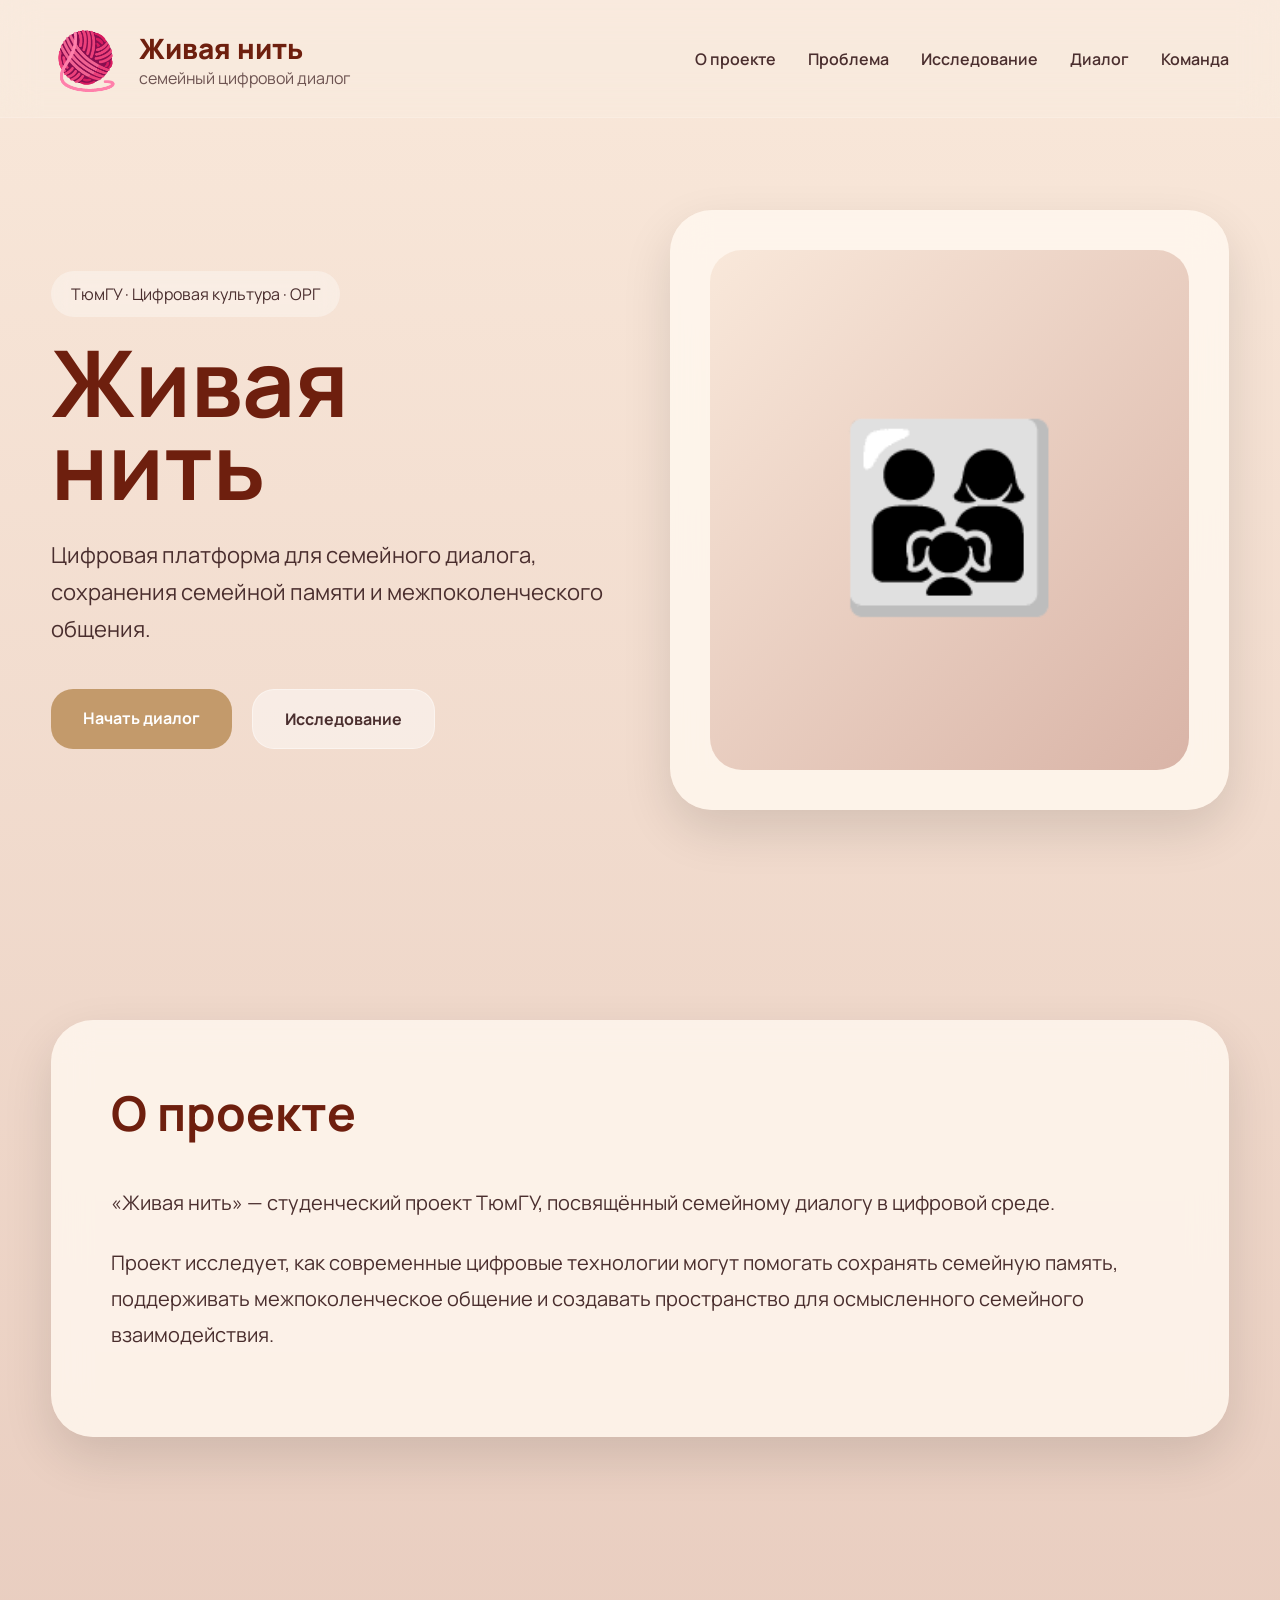
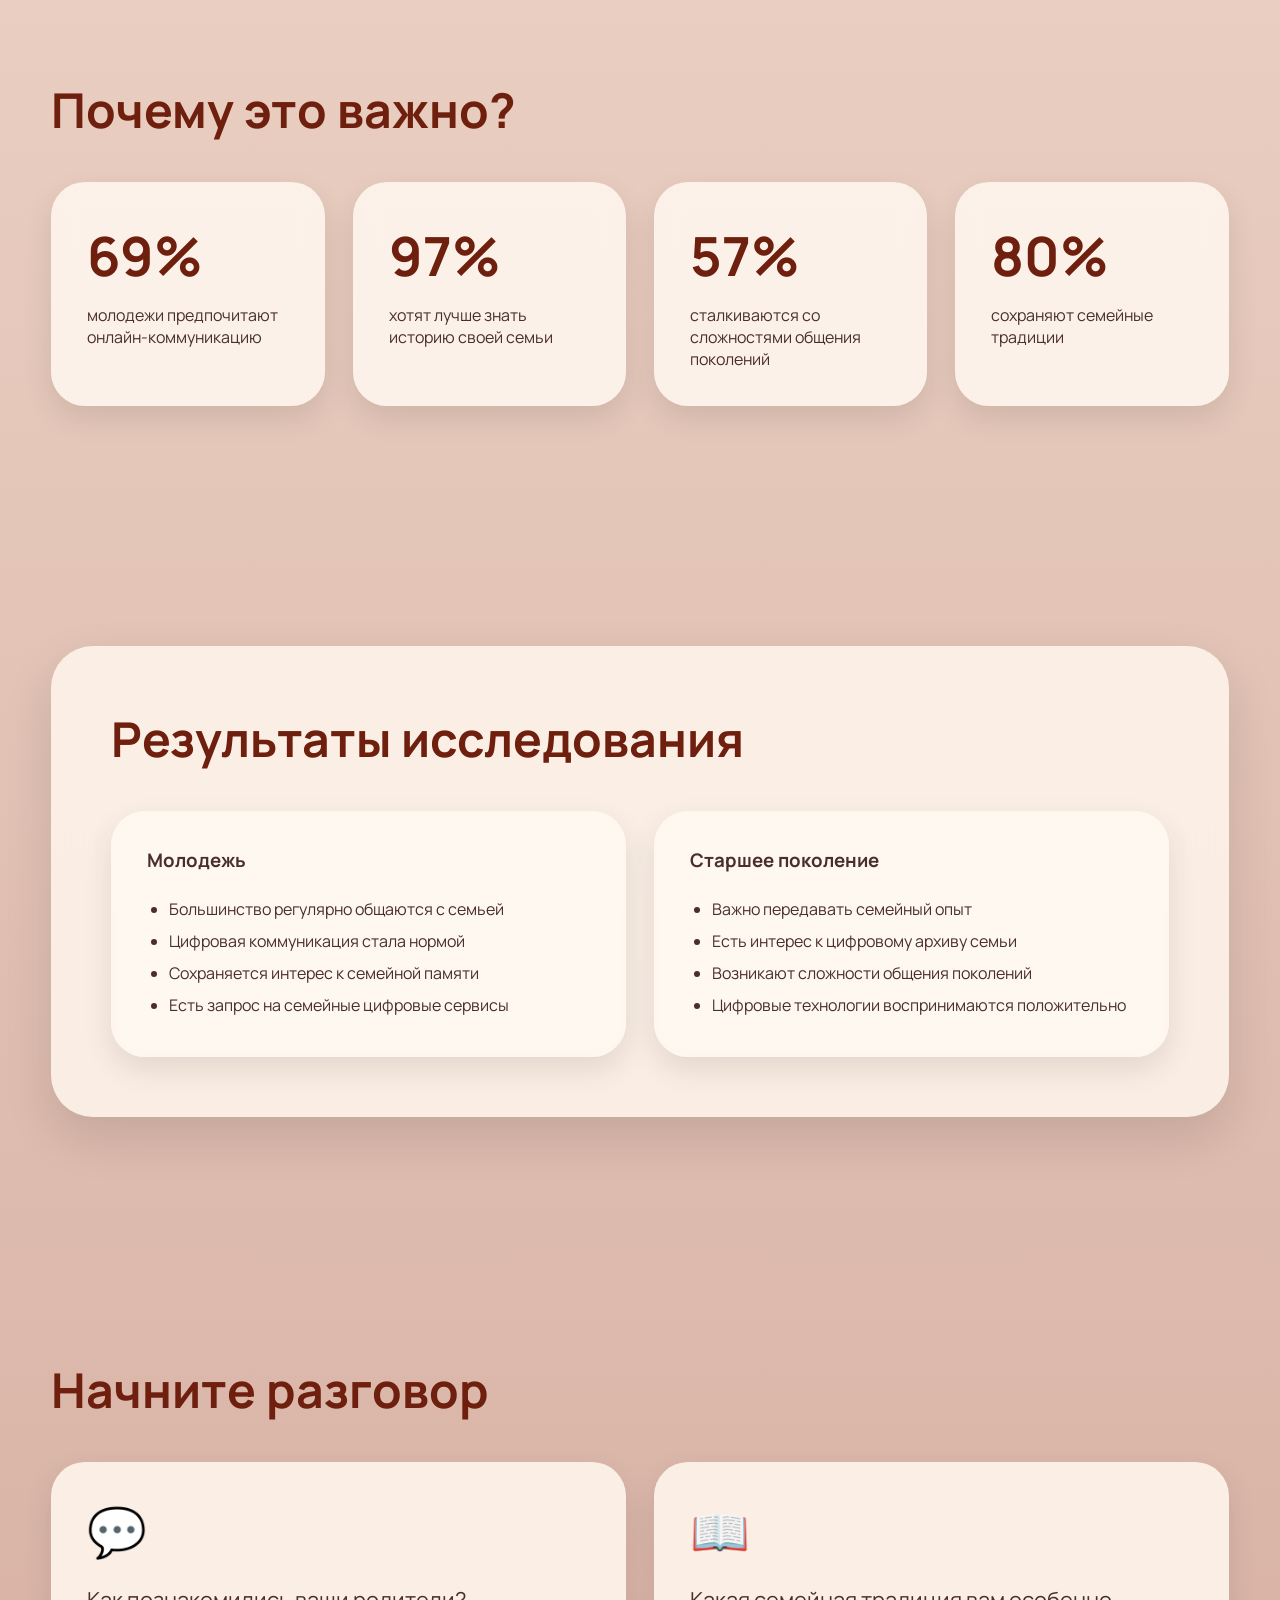
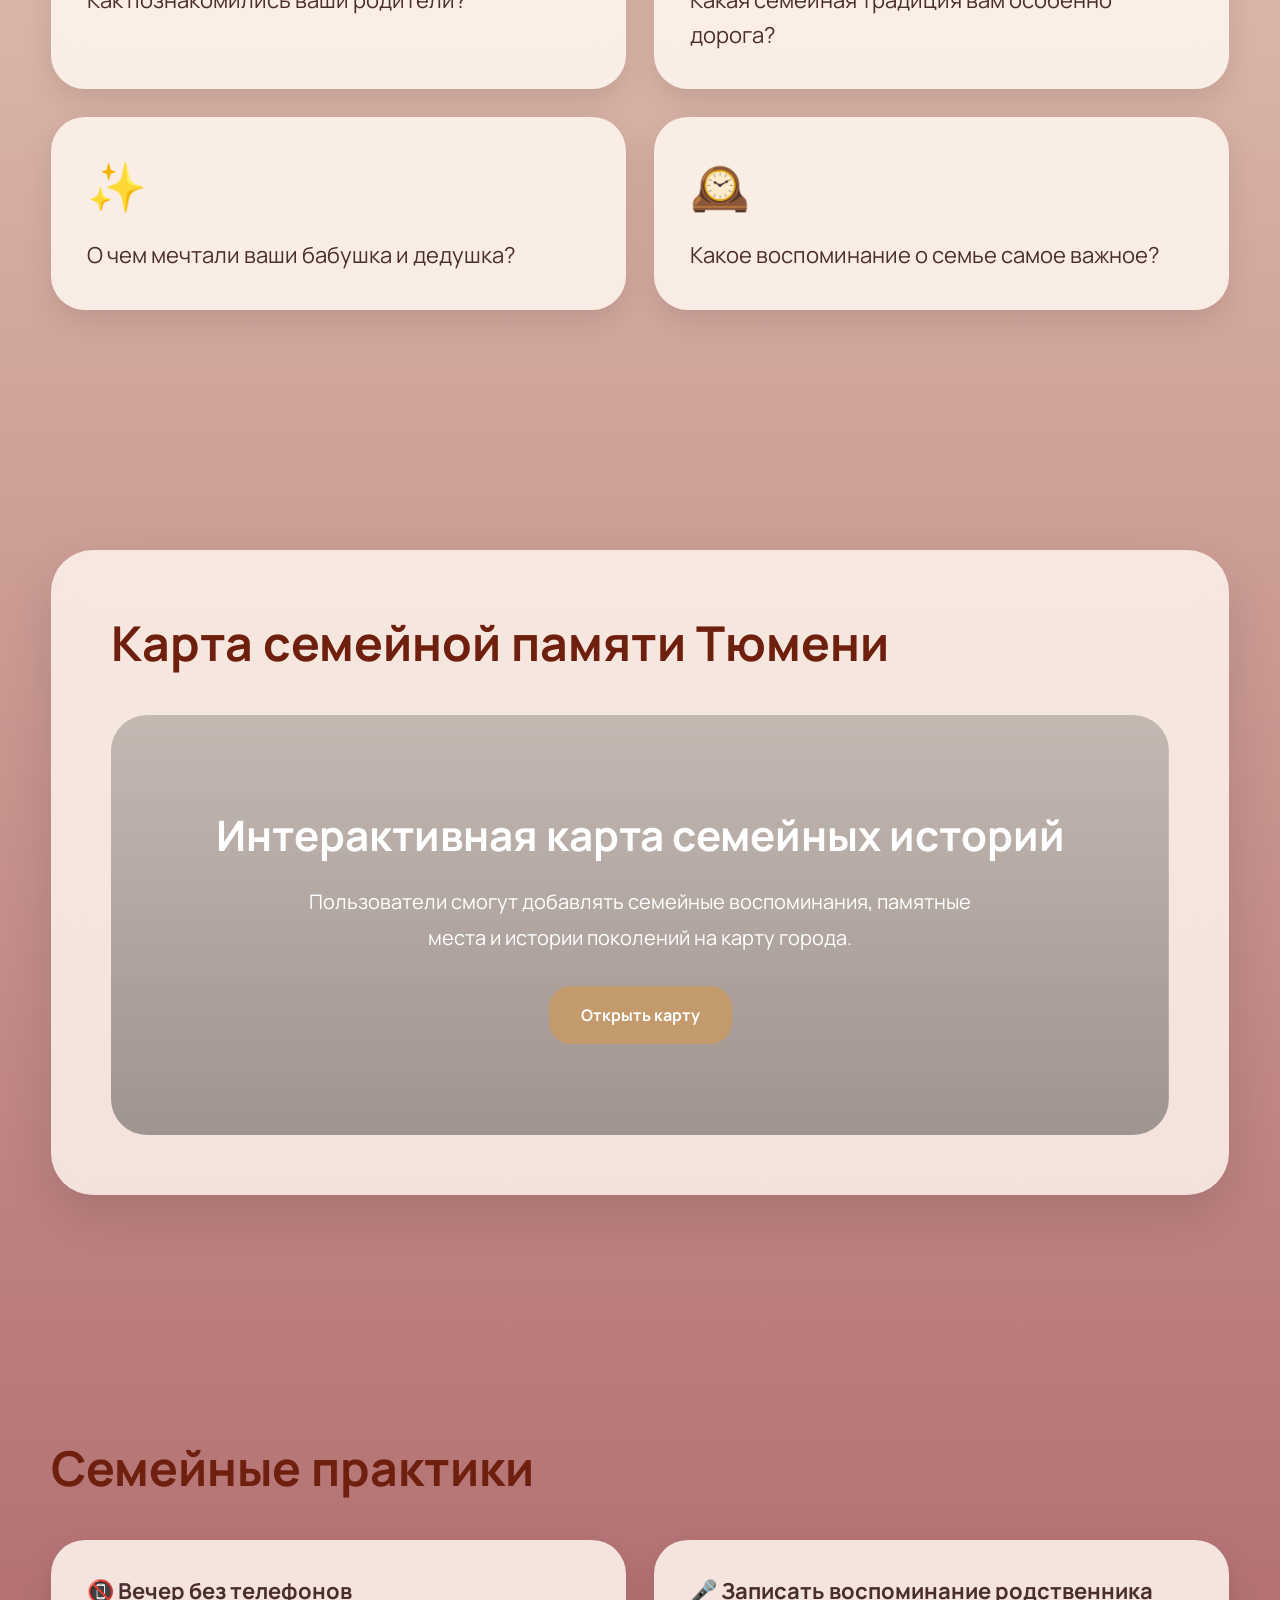
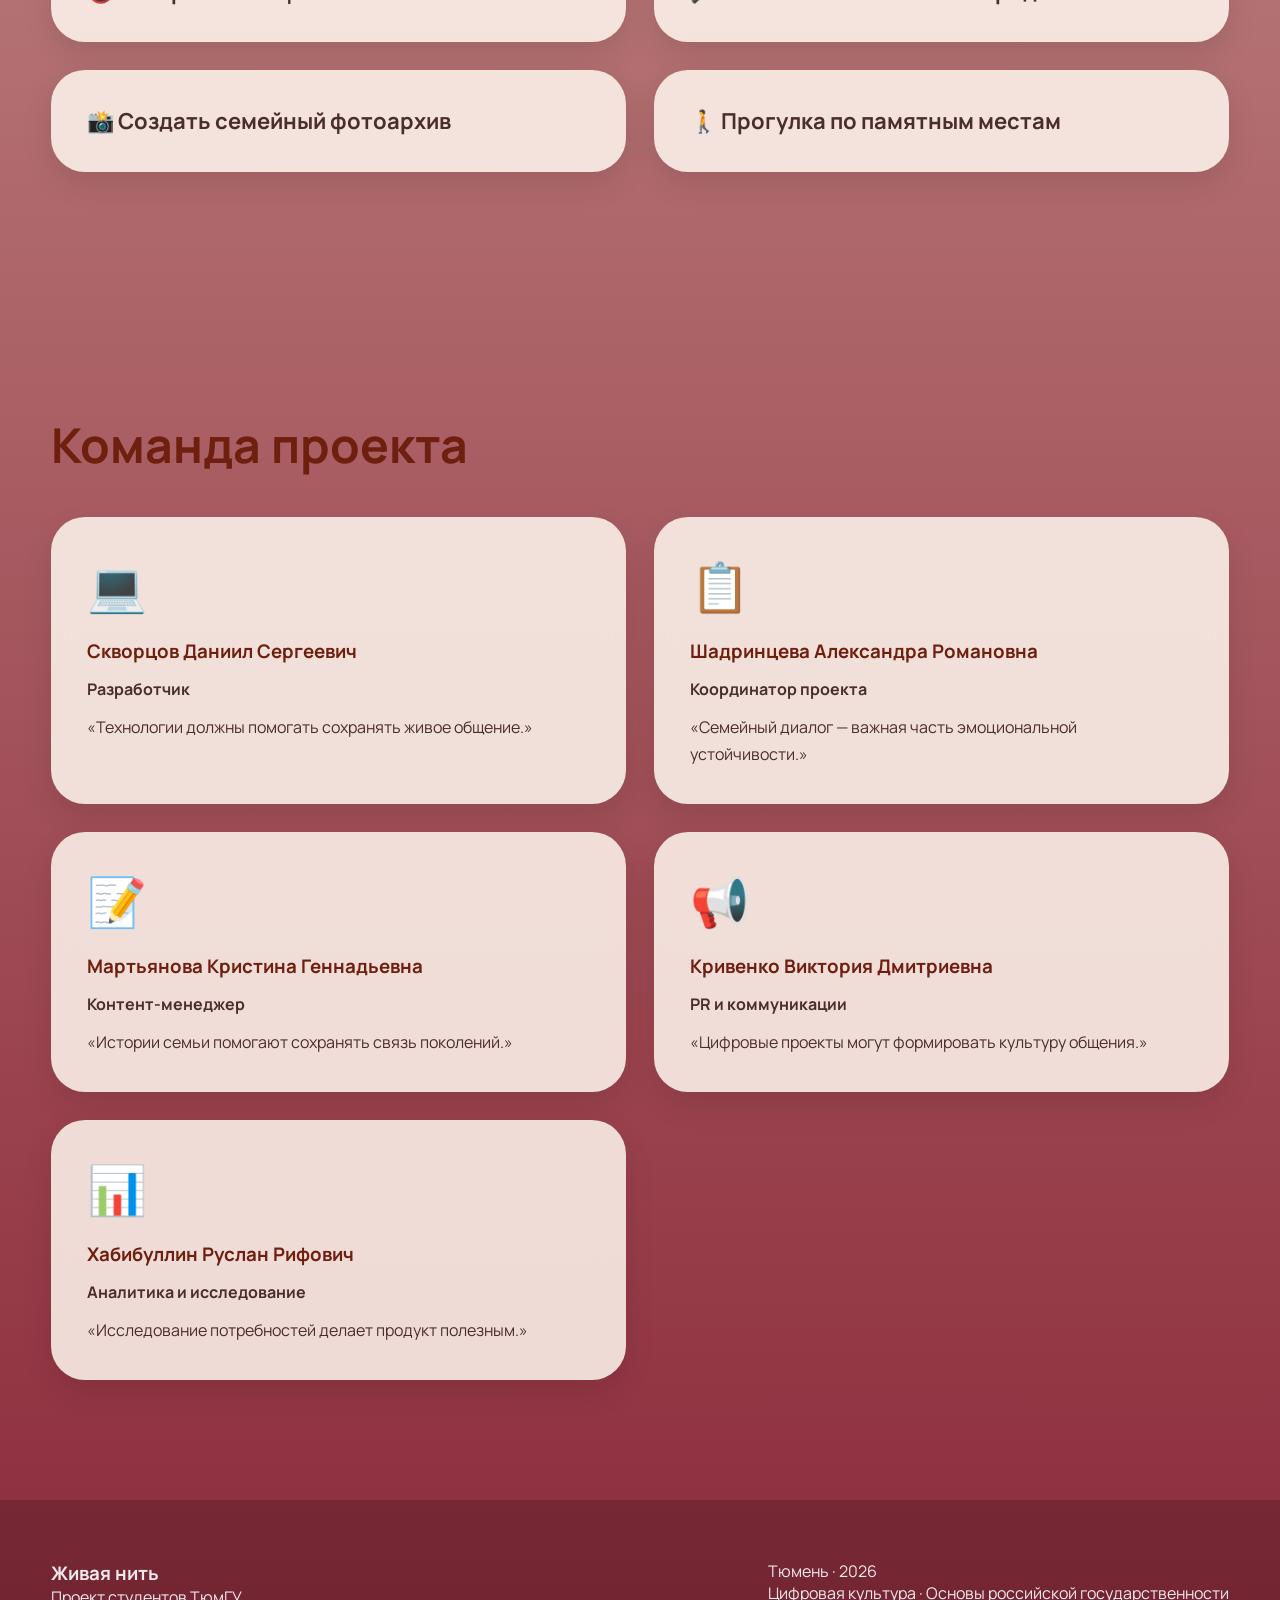
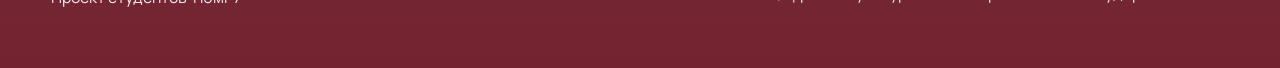
<file: index.html>
<!DOCTYPE html>
<html lang="ru">
<head>
  <meta charset="UTF-8" />
  <meta name="viewport" content="width=device-width, initial-scale=1.0" />
  <title>Живая нить — семейный цифровой диалог</title>

  <link rel="preconnect" href="https://fonts.googleapis.com">
  <link rel="preconnect" href="https://fonts.gstatic.com" crossorigin>
  <link href="https://fonts.googleapis.com/css2?family=Manrope:wght@300;400;500;600;700;800&display=swap" rel="stylesheet">

  <link rel="stylesheet" href="style.css" />
</head>
<body>

<canvas id="thread-canvas"></canvas>

<header class="header">
  <div class="container nav">
    <div class="logo-block">
      <div id="admin-trigger" class="thread-ball">🧶</div>
      <div>
        <h1 class="logo-title">Живая нить</h1>
        <p class="logo-subtitle">семейный цифровой диалог</p>
      </div>
    </div>

    <nav>
      <a href="#about">О проекте</a>
      <a href="#problem">Проблема</a>
      <a href="#research">Исследование</a>
      <a href="#dialog">Диалог</a>
      <a href="#team">Команда</a>
    </nav>
  </div>
</header>

<section class="hero">
  <div class="container hero-grid">
    <div>
      <div class="hero-badge">ТюмГУ · Цифровая культура · ОРГ</div>

      <h1 class="main-title">
        Живая<br>
        нить
      </h1>

      <p class="hero-text">
        Цифровая платформа для семейного диалога,
        сохранения семейной памяти и межпоколенческого общения.
      </p>

      <div class="hero-buttons">
        <a class="primary-btn" href="#dialog">Начать диалог</a>
        <a class="secondary-btn" href="#research">Исследование</a>
      </div>
    </div>

    <div class="hero-card">
      <div class="hero-emoji">👨‍👩‍👧</div>
    </div>
  </div>
</section>

<section id="about" class="content-section">
  <div class="container glass-block">
    <h2>О проекте</h2>

    <p>
      «Живая нить» — студенческий проект ТюмГУ,
      посвящённый семейному диалогу в цифровой среде.
    </p>

    <p>
      Проект исследует, как современные цифровые технологии
      могут помогать сохранять семейную память,
      поддерживать межпоколенческое общение и создавать
      пространство для осмысленного семейного взаимодействия.
    </p>
  </div>
</section>

<section id="problem" class="content-section">
  <div class="container">
    <h2 class="section-title">Почему это важно?</h2>

    <div class="stats-grid">
      <div class="stat-card">
        <h3>69%</h3>
        <p>молодежи предпочитают онлайн-коммуникацию</p>
      </div>

      <div class="stat-card">
        <h3>97%</h3>
        <p>хотят лучше знать историю своей семьи</p>
      </div>

      <div class="stat-card">
        <h3>57%</h3>
        <p>сталкиваются со сложностями общения поколений</p>
      </div>

      <div class="stat-card">
        <h3>80%</h3>
        <p>сохраняют семейные традиции</p>
      </div>
    </div>
  </div>
</section>

<section id="research" class="content-section">
  <div class="container glass-block">
    <h2>Результаты исследования</h2>

    <div class="research-grid">
      <div class="research-card">
        <h3>Молодежь</h3>
        <ul>
          <li>Большинство регулярно общаются с семьей</li>
          <li>Цифровая коммуникация стала нормой</li>
          <li>Сохраняется интерес к семейной памяти</li>
          <li>Есть запрос на семейные цифровые сервисы</li>
        </ul>
      </div>

      <div class="research-card">
        <h3>Старшее поколение</h3>
        <ul>
          <li>Важно передавать семейный опыт</li>
          <li>Есть интерес к цифровому архиву семьи</li>
          <li>Возникают сложности общения поколений</li>
          <li>Цифровые технологии воспринимаются положительно</li>
        </ul>
      </div>
    </div>
  </div>
</section>

<section id="dialog" class="content-section">
  <div class="container">
    <h2 class="section-title">Начните разговор</h2>

    <div class="questions-grid">
      <div class="question-card">
        <span>💬</span>
        <p>Как познакомились ваши родители?</p>
      </div>

      <div class="question-card">
        <span>📖</span>
        <p>Какая семейная традиция вам особенно дорога?</p>
      </div>

      <div class="question-card">
        <span>✨</span>
        <p>О чем мечтали ваши бабушка и дедушка?</p>
      </div>

      <div class="question-card">
        <span>🕰️</span>
        <p>Какое воспоминание о семье самое важное?</p>
      </div>
    </div>
  </div>
</section>

<section class="content-section">
  <div class="container glass-block">
    <h2>Карта семейной памяти Тюмени</h2>

    <div class="map-preview">
      <div class="map-overlay">
        <h3>Интерактивная карта семейных историй</h3>
        <p>
          Пользователи смогут добавлять семейные воспоминания,
          памятные места и истории поколений на карту города.
        </p>

        <a class="primary-btn" href="#">Открыть карту</a>
      </div>
    </div>
  </div>
</section>

<section class="content-section">
  <div class="container">
    <h2 class="section-title">Семейные практики</h2>

    <div class="practice-grid">
      <div class="practice-card">📵 Вечер без телефонов</div>
      <div class="practice-card">🎤 Записать воспоминание родственника</div>
      <div class="practice-card">📸 Создать семейный фотоархив</div>
      <div class="practice-card">🚶 Прогулка по памятным местам</div>
    </div>
  </div>
</section>

<section id="team" class="content-section">
  <div class="container">
    <h2 class="section-title">Команда проекта</h2>

    <div class="team-grid">

      <div class="team-card">
        <div class="member-icon">💻</div>
        <h3>Скворцов Даниил Сергеевич</h3>
        <p class="role">Разработчик</p>
        <p class="quote">«Технологии должны помогать сохранять живое общение.»</p>
      </div>

      <div class="team-card">
        <div class="member-icon">📋</div>
        <h3>Шадринцева Александра Романовна</h3>
        <p class="role">Координатор проекта</p>
        <p class="quote">«Семейный диалог — важная часть эмоциональной устойчивости.»</p>
      </div>

      <div class="team-card">
        <div class="member-icon">📝</div>
        <h3>Мартьянова Кристина Геннадьевна</h3>
        <p class="role">Контент-менеджер</p>
        <p class="quote">«Истории семьи помогают сохранять связь поколений.»</p>
      </div>

      <div class="team-card">
        <div class="member-icon">📢</div>
        <h3>Кривенко Виктория Дмитриевна</h3>
        <p class="role">PR и коммуникации</p>
        <p class="quote">«Цифровые проекты могут формировать культуру общения.»</p>
      </div>

      <div class="team-card">
        <div class="member-icon">📊</div>
        <h3>Хабибуллин Руслан Рифович</h3>
        <p class="role">Аналитика и исследование</p>
        <p class="quote">«Исследование потребностей делает продукт полезным.»</p>
      </div>

    </div>
  </div>
</section>

<footer class="footer">
  <div class="container footer-content">
    <div>
      <h3>Живая нить</h3>
      <p>Проект студентов ТюмГУ</p>
    </div>

    <div>
      <p>Тюмень · 2026</p>
      <p>Цифровая культура · Основы российской государственности</p>
    </div>
  </div>
</footer>

<script src="canvas-thread.js"></script>
</body>
</html>
</file>
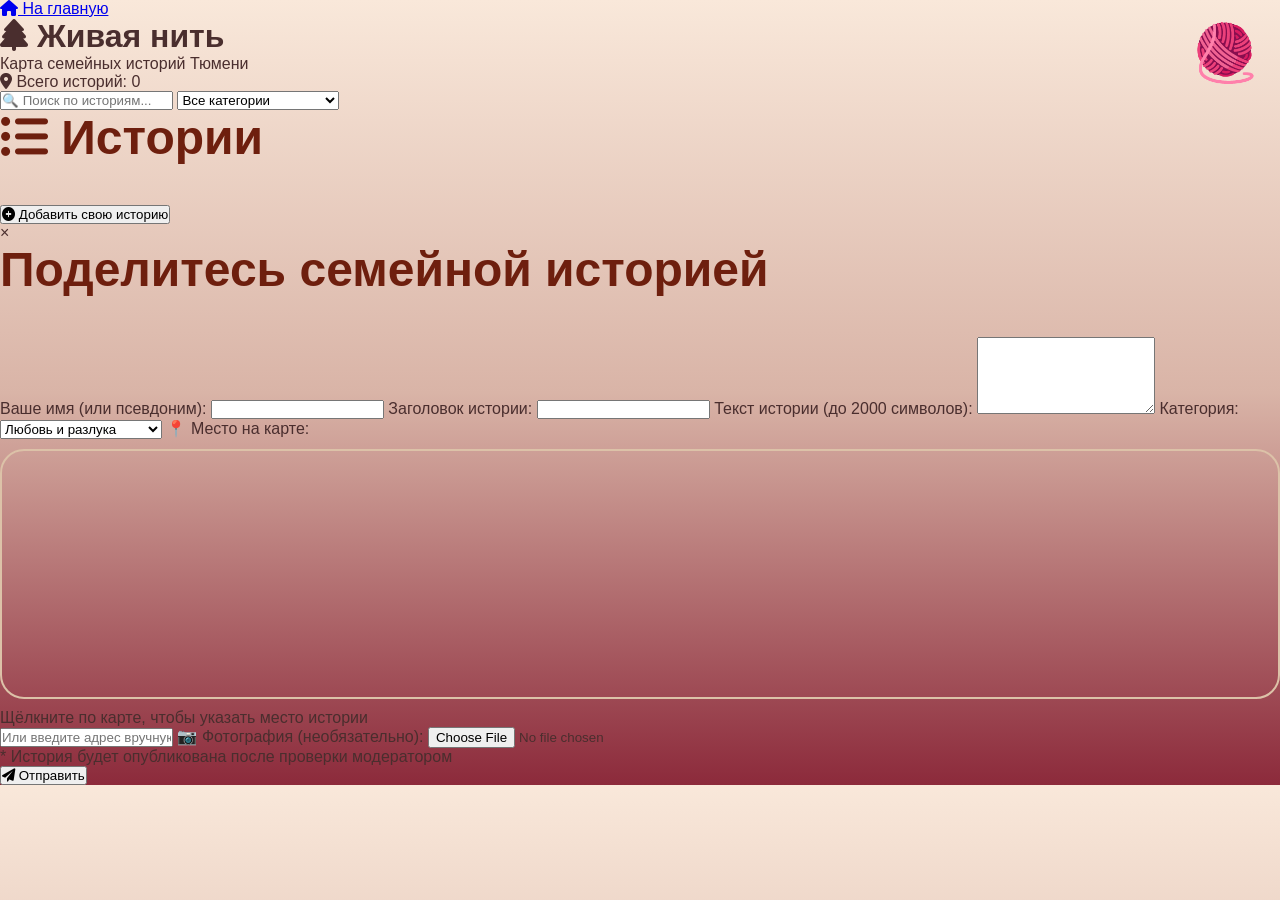
<file: map.html>
<!DOCTYPE html>
<html lang="ru">
<head>
    <meta charset="UTF-8">
    <meta name="viewport" content="width=device-width, initial-scale=1.0">
    <title>Живая нить — карта историй</title>
    <!-- Замените YOUR_API_KEY_HERE на свой ключ Яндекс.Карт -->
    <script src="https://api-maps.yandex.ru/2.1/?apikey=b6e4b3a1-81ae-4380-98f1-2ff26b67f41b&lang=ru_RU"></script>
    <link rel="stylesheet" href="style.css">
    <link href="https://fonts.googleapis.com/css2?family=Cormorant+Garamond:wght@400;600;700&family=Montserrat:wght@300;400;500&display=swap&subset=cyrillic,cyrillic-ext" rel="stylesheet">
    <link rel="stylesheet" href="https://cdnjs.cloudflare.com/ajax/libs/font-awesome/6.0.0-beta3/css/all.min.css">
    <style>
        /* дополнительные стили для модалки */
        #map-picker { height: 250px; border-radius: 24px; border: 2px solid #DCC2A8; margin: 10px 0; }
        .admin-only { display: none; }
        body.admin-mode .admin-only { display: inline-flex; }
    </style>
</head>
<body>
    <div class="page-wrapper">
        <header>
            <div class="header-top">
                <a href="index.html" class="home-link"><i class="fas fa-home"></i> На главную</a>
            </div>
            <h1><i class="fas fa-tree"></i> Живая нить</h1>
            <p class="subtitle">Карта семейных историй Тюмени</p>
            <div id="admin-trigger-map" class="thread-ball" style="position: absolute; top: 20px; right: 20px;">🧶</div>
        </header>

        <div class="stats-bar">
            <span><i class="fas fa-map-marker-alt"></i> Всего историй: <span id="total-stories">0</span></span>
            <span class="admin-only"><i class="fas fa-clock"></i> На модерации: <span id="pending-stories">0</span></span>
        </div>

        <div class="search-panel">
            <input type="text" id="search-input" placeholder="🔍 Поиск по историям...">
            <select id="filter-category">
                <option value="all">Все категории</option>
                <option value="love">Любовь и разлука</option>
                <option value="war">Подвиг в тылу</option>
                <option value="house">Тайны старого дома</option>
                <option value="journey">Дорога жизни</option>
                <option value="funny">Курьёзы и совпадения</option>
                <option value="tradition">Семейные традиции</option>
            </select>
            <select id="filter-status" class="admin-only">
                <option value="all">Все статусы</option>
                <option value="approved">Опубликованные</option>
                <option value="pending">На модерации</option>
            </select>
        </div>

        <main>
            <div id="map"></div>
            <div id="sidebar">
                <h2><i class="fas fa-list-ul"></i> Истории</h2>
                <div id="stories-list"></div>
                <button id="add-story-btn" class="btn"><i class="fas fa-plus-circle"></i> Добавить свою историю</button>
            </div>
        </main>

        <!-- Модальное окно добавления истории -->
        <div id="story-modal" class="modal">
            <div class="modal-content">
                <span class="close">&times;</span>
                <h2>Поделитесь семейной историей</h2>
                <form id="story-form">
                    <label for="author">Ваше имя (или псевдоним):</label>
                    <input type="text" id="author" required>

                    <label for="title">Заголовок истории:</label>
                    <input type="text" id="title" required>

                    <label for="story">Текст истории (до 2000 символов):</label>
                    <textarea id="story" rows="5" maxlength="2000" required></textarea>

                    <label for="category">Категория:</label>
                    <select id="category" required>
                        <option value="love">Любовь и разлука</option>
                        <option value="war">Подвиг в тылу</option>
                        <option value="house">Тайны старого дома</option>
                        <option value="journey">Дорога жизни</option>
                        <option value="funny">Курьёзы и совпадения</option>
                        <option value="tradition">Семейные традиции</option>
                    </select>

                    <label>📍 Место на карте:</label>
                    <div id="map-picker"></div>
                    <p id="selected-coords">Щёлкните по карте, чтобы указать место истории</p>
                    <input type="hidden" id="place-coords" required>
                    <input type="text" id="place-address" placeholder="Или введите адрес вручную">

                    <label for="photo-upload">📷 Фотография (необязательно):</label>
                    <input type="file" id="photo-upload" accept="image/*">
                    <div id="photo-preview"></div>

                    <p class="info">* История будет опубликована после проверки модератором</p>
                    <button type="submit" class="btn"><i class="fas fa-paper-plane"></i> Отправить</button>
                </form>
            </div>
        </div>
    </div>

    <script src="auth.js"></script>
    <script src="script.js"></script>
    <script>
        // автоматическое открытие модалки, если перешли по ?add=true
        const urlParams = new URLSearchParams(window.location.search);
        if (urlParams.get('add') === 'true') {
            setTimeout(() => document.getElementById('add-story-btn').click(), 500);
        }
        // Клубок на карте также служит триггером для админа (5 кликов)
        const triggerMap = document.getElementById('admin-trigger-map');
        if (triggerMap) {
            let clickCount = 0, timer;
            triggerMap.addEventListener('click', () => {
                clickCount++;
                clearTimeout(timer);
                timer = setTimeout(() => clickCount = 0, 1000);
                if (clickCount === 5) {
                    const pwd = prompt('Введите пароль администратора');
                    if (pwd === 'admin123') {
                        sessionStorage.setItem('admin', 'true');
                        document.body.classList.add('admin-mode');
                        alert('Режим администратора активирован, обновите страницу');
                        location.reload();
                    } else alert('Неверный пароль');
                    clickCount = 0;
                }
            });
        }
        // если уже админ, добавляем класс
        if (sessionStorage.getItem('admin') === 'true') document.body.classList.add('admin-mode');
    </script>
</body>
</html>
</file>
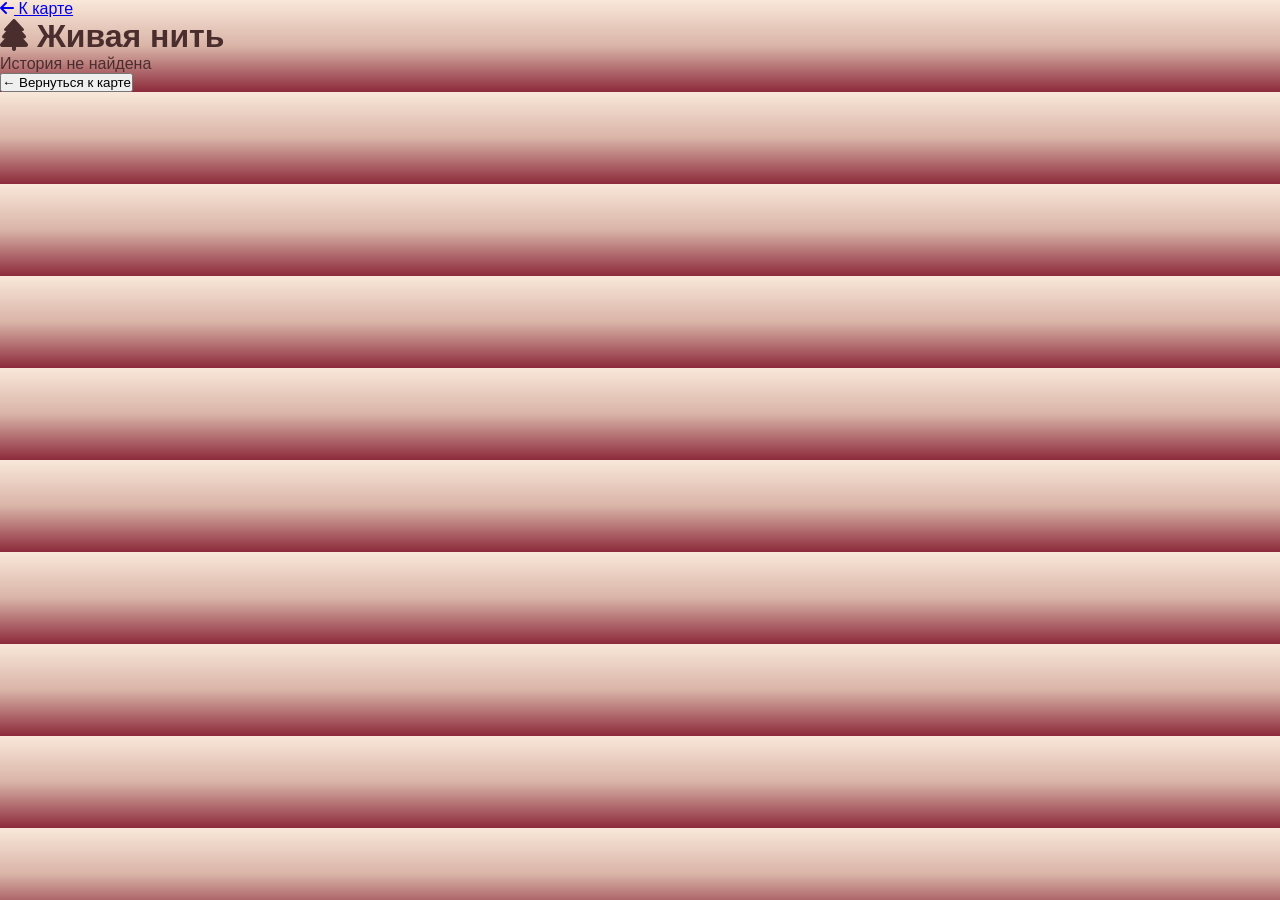
<file: story.html>
<!DOCTYPE html>
<html lang="ru">
<head>
    <meta charset="UTF-8">
    <meta name="viewport" content="width=device-width, initial-scale=1.0">
    <title>Живая нить — история</title>
    <script src="https://api-maps.yandex.ru/2.1/?apikey=YOUR_API_KEY_HERE&lang=ru_RU"></script>
    <link rel="stylesheet" href="style.css">
    <link href="https://fonts.googleapis.com/css2?family=Cormorant+Garamond:wght@400;600;700&family=Montserrat:wght@300;400;500&display=swap&subset=cyrillic,cyrillic-ext" rel="stylesheet">
    <link rel="stylesheet" href="https://cdnjs.cloudflare.com/ajax/libs/font-awesome/6.0.0-beta3/css/all.min.css">
    <style>
        .admin-buttons { margin-top: 20px; display: flex; gap: 20px; justify-content: center; }
        .approve { background: #7D9D6E; color: white; border: none; padding: 10px 20px; border-radius: 40px; cursor: pointer; }
        .reject { background: #C28163; color: white; border: none; padding: 10px 20px; border-radius: 40px; cursor: pointer; }
    </style>
</head>
<body>
    <div class="page-wrapper">
        <header>
            <div class="header-top">
                <a href="map.html" class="home-link"><i class="fas fa-arrow-left"></i> К карте</a>
            </div>
            <h1><i class="fas fa-tree"></i> Живая нить</h1>
        </header>
        <main class="story-container" id="story-container"></main>
        <div id="save-panel">
            <button class="btn-small" onclick="window.location='map.html'">← Вернуться к карте</button>
        </div>
    </div>

    <script src="auth.js"></script>
    <script>
        const params = new URLSearchParams(window.location.search);
        const storyId = params.get('id');
        const container = document.getElementById('story-container');

        function getStories() {
            const saved = localStorage.getItem('zhivaya-nit-stories');
            return saved ? JSON.parse(saved) : [];
        }

        function saveStories(stories) {
            localStorage.setItem('zhivaya-nit-stories', JSON.stringify(stories));
        }

        let stories = getStories();
        const story = stories.find(s => String(s.id) === String(storyId));

        if (!story) {
            container.innerHTML = '<p class="error">История не найдена</p>';
        } else {
            renderStory(story);
        }

        function renderStory(story) {
            const isAdmin = sessionStorage.getItem('admin') === 'true';
            container.innerHTML = `
                <h2>${escapeHtml(story.title)}</h2>
                <div class="story-meta">
                    <span><i class="fas fa-user"></i> ${escapeHtml(story.author)}</span>
                    <span><i class="fas fa-map-marker-alt"></i> ${escapeHtml(story.place) || 'Не указано'}</span>
                    <span><i class="fas fa-calendar-alt"></i> ${new Date(story.date).toLocaleDateString('ru-RU')}</span>
                </div>
                <div id="story-map"></div>
                <div class="story-text">${escapeHtml(story.text).replace(/\n/g, '<br>')}</div>
                ${story.photo ? `<img src="${story.photo}" class="story-photo">` : ''}
                ${(!story.approved && isAdmin) ? `
                    <div class="admin-buttons">
                        <button id="approve-btn" class="approve">✅ Одобрить историю</button>
                        <button id="reject-btn" class="reject">❌ Отклонить историю</button>
                    </div>
                ` : ''}
            `;

            if (story.coords && window.ymaps) {
                ymaps.ready(() => {
                    const map = new ymaps.Map('story-map', {
                        center: story.coords,
                        zoom: 15,
                        controls: ['zoomControl']
                    });
                    const placemark = new ymaps.Placemark(story.coords, {
                        balloonContent: story.title,
                        hintContent: story.title
                    }, { preset: 'islands#redDotIcon' });
                    map.geoObjects.add(placemark);
                    placemark.balloon.open();
                });
            }

            if (!story.approved && isAdmin) {
                document.getElementById('approve-btn')?.addEventListener('click', () => {
                    story.approved = true;
                    saveStories(stories);
                    alert('История одобрена и опубликована');
                    window.location.reload();
                });
                document.getElementById('reject-btn')?.addEventListener('click', () => {
                    const updated = stories.filter(s => s.id !== story.id);
                    saveStories(updated);
                    alert('История отклонена и удалена');
                    window.location.href = 'map.html';
                });
            }
        }

        function escapeHtml(str) {
            if (!str) return '';
            return str.replace(/[&<>]/g, function(m) {
                if (m === '&') return '&amp;';
                if (m === '<') return '&lt;';
                if (m === '>') return '&gt;';
                return m;
            }).replace(/[\uD800-\uDBFF][\uDC00-\uDFFF]/g, function(c) {
                return c;
            });
        }
    </script>
</body>
</html>
</file>
<file: style.css>
* {
  margin: 0;
  padding: 0;
  box-sizing: border-box;
}

html {
  scroll-behavior: smooth;
}

body {
  font-family: 'Manrope', sans-serif;
  background: linear-gradient(
    to bottom,
    #F9E8DA 0%,
    #D9B4A7 50%,
    #8C2A3B 100%
  );
  color: #4A2E2E;
  overflow-x: hidden;
}

#thread-canvas {
  position: fixed;
  inset: 0;
  width: 100%;
  height: 100%;
  z-index: 1;
  pointer-events: none;
}

.container {
  width: min(1200px, 92%);
  margin: 0 auto;
  position: relative;
  z-index: 5;
}

.header {
  position: fixed;
  top: 0;
  width: 100%;
  z-index: 50;
  backdrop-filter: blur(18px);
  background: rgba(255,255,255,0.12);
  border-bottom: 1px solid rgba(255,255,255,0.15);
}

.nav {
  display: flex;
  justify-content: space-between;
  align-items: center;
  padding: 20px 0;
}

.logo-block {
  display: flex;
  align-items: center;
  gap: 18px;
}

.thread-ball {
  font-size: 56px;
}

.logo-title {
  color: #6E1F0E;
  font-size: 28px;
  font-weight: 800;
}

.logo-subtitle {
  opacity: 0.8;
}

nav {
  display: flex;
  gap: 32px;
}

nav a {
  text-decoration: none;
  color: #4A2E2E;
  font-weight: 600;
}

.hero {
  min-height: 100vh;
  display: flex;
  align-items: center;
  padding-top: 120px;
}

.hero-grid {
  display: grid;
  grid-template-columns: 1fr 1fr;
  gap: 60px;
  align-items: center;
}

.hero-badge {
  display: inline-block;
  padding: 12px 20px;
  border-radius: 999px;
  background: rgba(255,255,255,0.35);
  margin-bottom: 24px;
  backdrop-filter: blur(10px);
}

.main-title {
  font-size: 92px;
  line-height: 0.9;
  color: #6E1F0E;
  margin-bottom: 30px;
}

.hero-text {
  font-size: 22px;
  line-height: 1.7;
  max-width: 650px;
  margin-bottom: 40px;
}

.hero-buttons {
  display: flex;
  gap: 20px;
  flex-wrap: wrap;
}

.primary-btn,
.secondary-btn {
  padding: 18px 32px;
  border-radius: 22px;
  text-decoration: none;
  font-weight: 700;
  transition: 0.3s;
}

.primary-btn {
  background: #C39A6B;
  color: white;
}

.primary-btn:hover {
  background: #A87F54;
}

.secondary-btn {
  background: rgba(255,255,255,0.45);
  color: #4A2E2E;
  border: 1px solid rgba(255,255,255,0.4);
}

.hero-card,
.glass-block {
  background: rgba(255,248,240,0.82);
  backdrop-filter: blur(18px);
  border-radius: 42px;
  box-shadow: 0 20px 50px rgba(0,0,0,0.12);
}

.hero-card {
  padding: 40px;
}

.hero-emoji {
  height: 520px;
  display: flex;
  align-items: center;
  justify-content: center;
  font-size: 180px;
  border-radius: 32px;
  background: linear-gradient(135deg,#F9E8DA,#D9B4A7);
}

.content-section {
  padding: 120px 0;
  position: relative;
  z-index: 5;
}

.glass-block {
  padding: 60px;
}

h2,
.section-title,
.team-card h3,
.stat-card h3 {
  color: #6E1F0E;
}

.section-title,
h2 {
  font-size: 48px;
  margin-bottom: 40px;
}

.glass-block p {
  font-size: 20px;
  line-height: 1.8;
  margin-bottom: 24px;
}

.stats-grid,
.questions-grid,
.practice-grid,
.team-grid,
.research-grid {
  display: grid;
  gap: 28px;
}

.stats-grid {
  grid-template-columns: repeat(4,1fr);
}

.stat-card,
.question-card,
.practice-card,
.team-card,
.research-card {
  background: rgba(255,248,240,0.85);
  border-radius: 34px;
  padding: 36px;
  box-shadow: 0 12px 30px rgba(0,0,0,0.1);
  backdrop-filter: blur(12px);
}

.stat-card h3 {
  font-size: 54px;
  margin-bottom: 12px;
}

.question-card span,
.member-icon {
  font-size: 48px;
  display: block;
  margin-bottom: 20px;
}

.questions-grid {
  grid-template-columns: repeat(2,1fr);
}

.question-card p {
  font-size: 22px;
  line-height: 1.6;
}

.practice-grid {
  grid-template-columns: repeat(2,1fr);
}

.practice-card {
  font-size: 22px;
  font-weight: 700;
}

.team-grid {
  grid-template-columns: repeat(2,1fr);
}

.team-card .role {
  font-weight: 700;
  margin: 14px 0;
}

.quote {
  line-height: 1.7;
}

.research-grid {
  grid-template-columns: repeat(2,1fr);
}

.research-card ul {
  padding-left: 22px;
  line-height: 2;
  margin-top: 20px;
}

.map-preview {
  height: 420px;
  border-radius: 36px;
  overflow: hidden;
  position: relative;
  background:
    linear-gradient(rgba(0,0,0,0.2),rgba(0,0,0,0.35)),
    url('https://images.unsplash.com/photo-1526778548025-fa2f459cd5ce?q=80&w=1400&auto=format&fit=crop');
  background-size: cover;
  background-position: center;
}

.map-overlay {
  position: absolute;
  inset: 0;
  display: flex;
  flex-direction: column;
  justify-content: center;
  align-items: center;
  color: white;
  text-align: center;
  padding: 40px;
}

.map-overlay h3 {
  font-size: 42px;
  margin-bottom: 20px;
}

.map-overlay p {
  font-size: 20px;
  max-width: 700px;
  line-height: 1.8;
  margin-bottom: 30px;
}

.footer {
  padding: 60px 0;
  background: rgba(0,0,0,0.18);
  color: rgba(255,255,255,0.9);
}

.footer-content {
  display: flex;
  justify-content: space-between;
  gap: 30px;
}

@media (max-width: 900px) {

  nav {
    display: none;
  }

  .hero-grid,
  .stats-grid,
  .questions-grid,
  .practice-grid,
  .team-grid,
  .research-grid {
    grid-template-columns: 1fr;
  }

  .main-title {
    font-size: 68px;
  }

  .hero-emoji {
    height: 320px;
    font-size: 120px;
  }

  .glass-block {
    padding: 34px;
  }

  .section-title,
  h2 {
    font-size: 36px;
  }

  .footer-content {
    flex-direction: column;
  }
}
.hidden-block {
  opacity: 0;
  transform: translateY(40px);
  transition:
    opacity 1s ease,
    transform 1s ease;
}

.show {
  opacity: 1;
  transform: translateY(0);
}

.stat-card,
.question-card,
.practice-card,
.team-card,
.research-card,
.primary-btn,
.secondary-btn {
  transition:
    transform 0.35s ease,
    background 0.3s ease,
    box-shadow 0.3s ease;
}

.team-card:hover,
.question-card:hover,
.practice-card:hover,
.stat-card:hover,
.research-card:hover {
  box-shadow: 0 20px 50px rgba(0,0,0,0.18);
}
</file>
